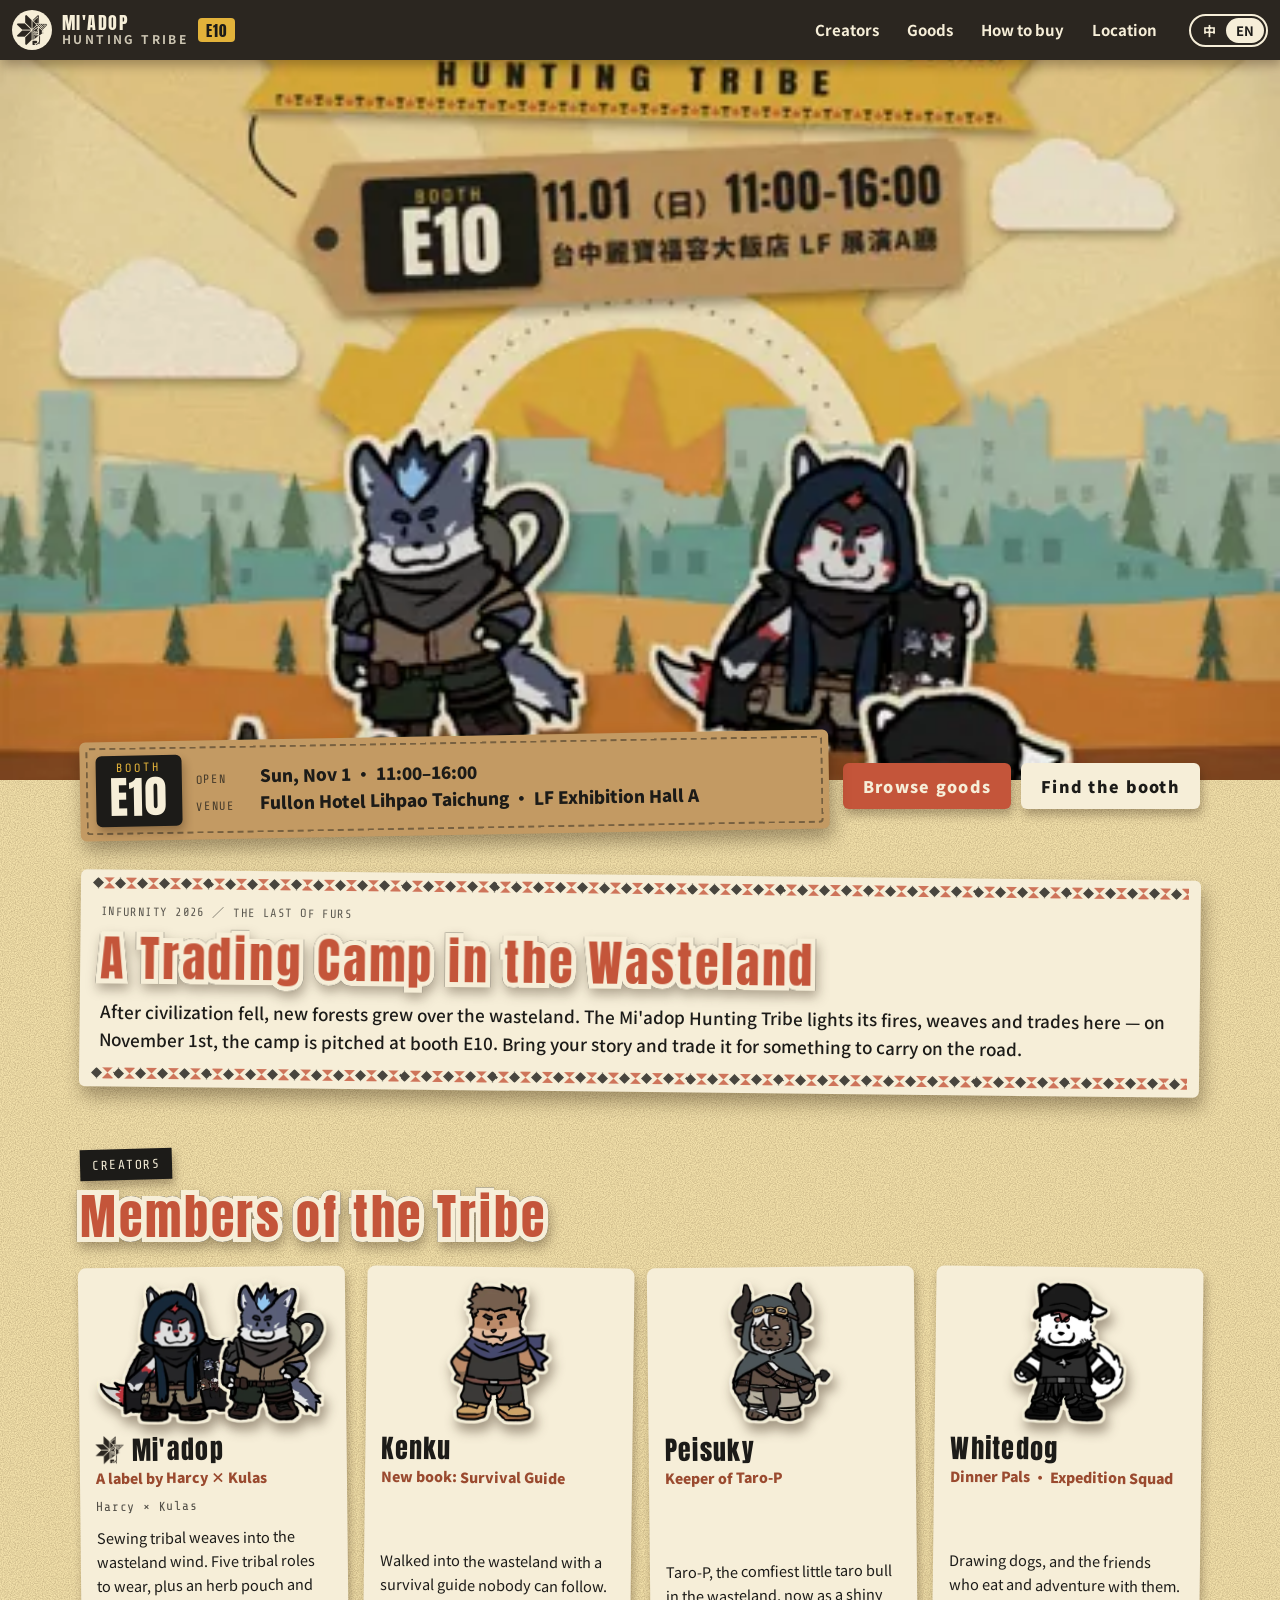
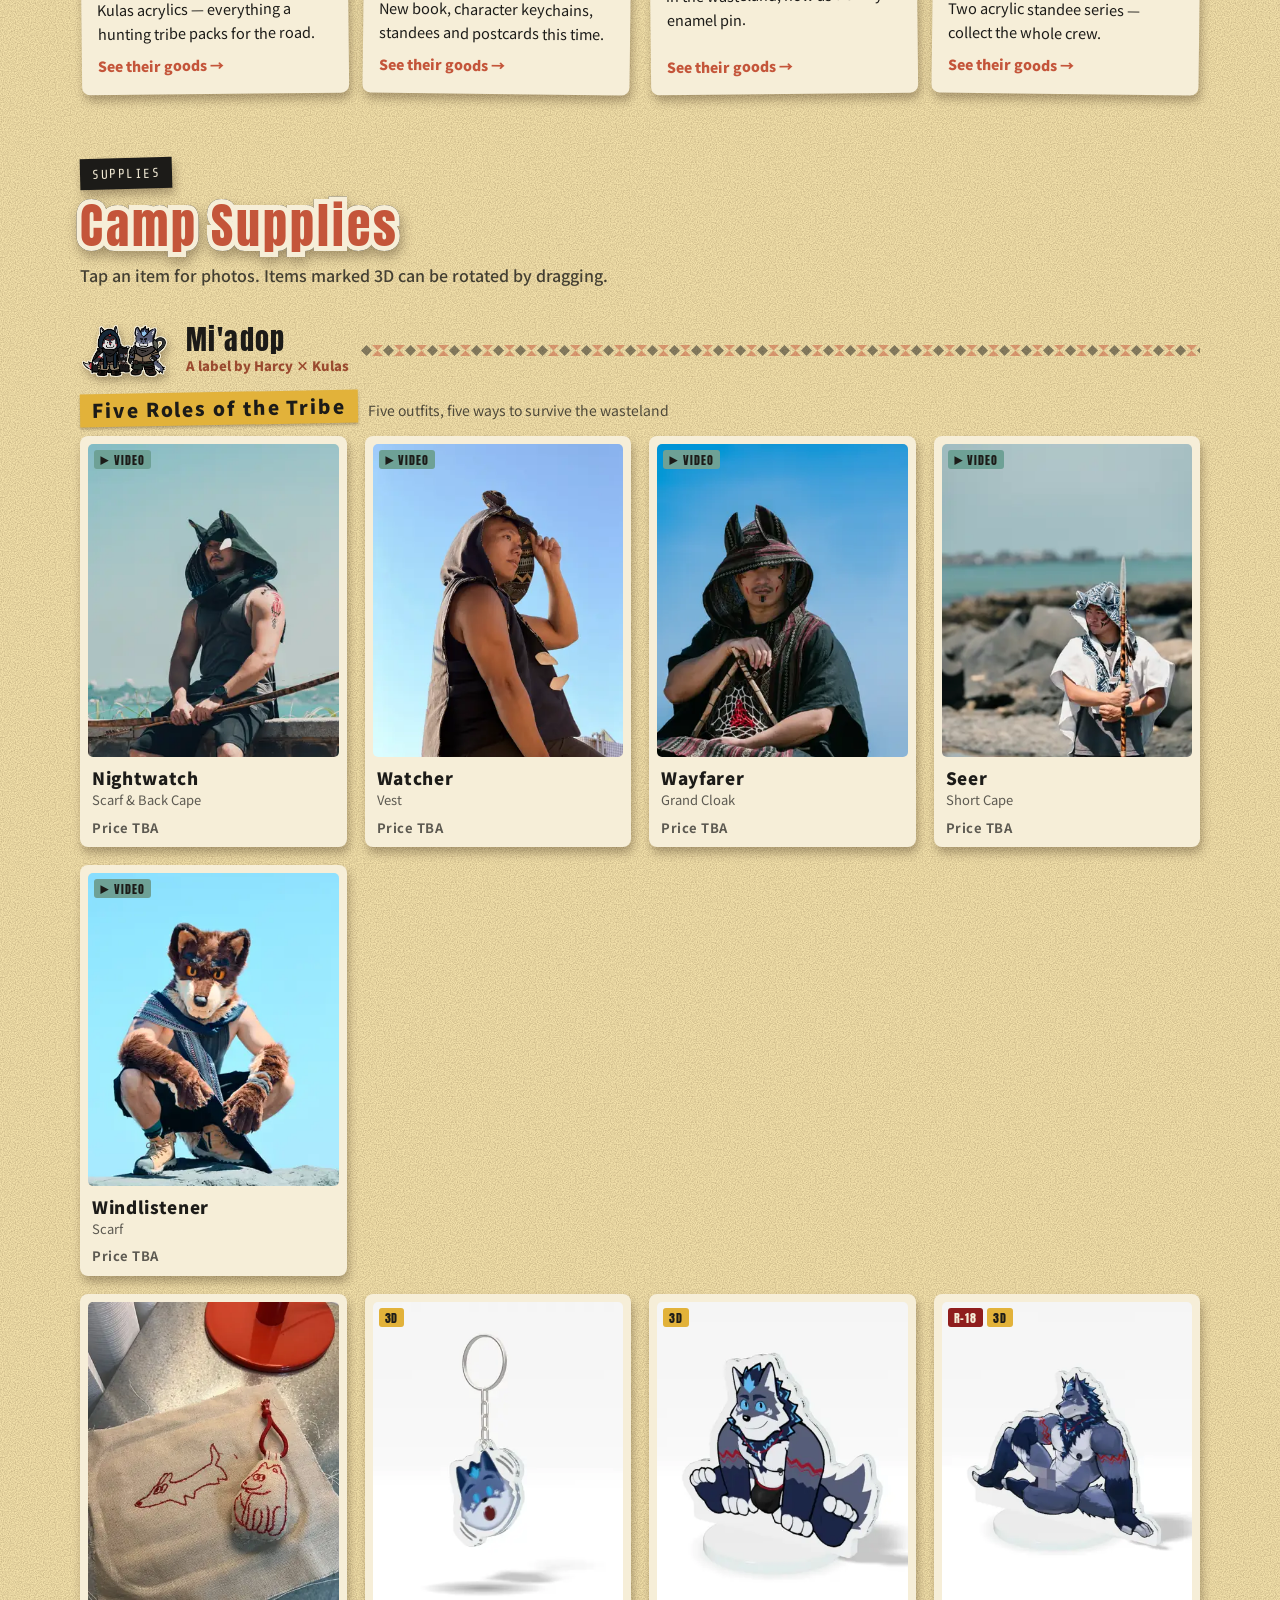
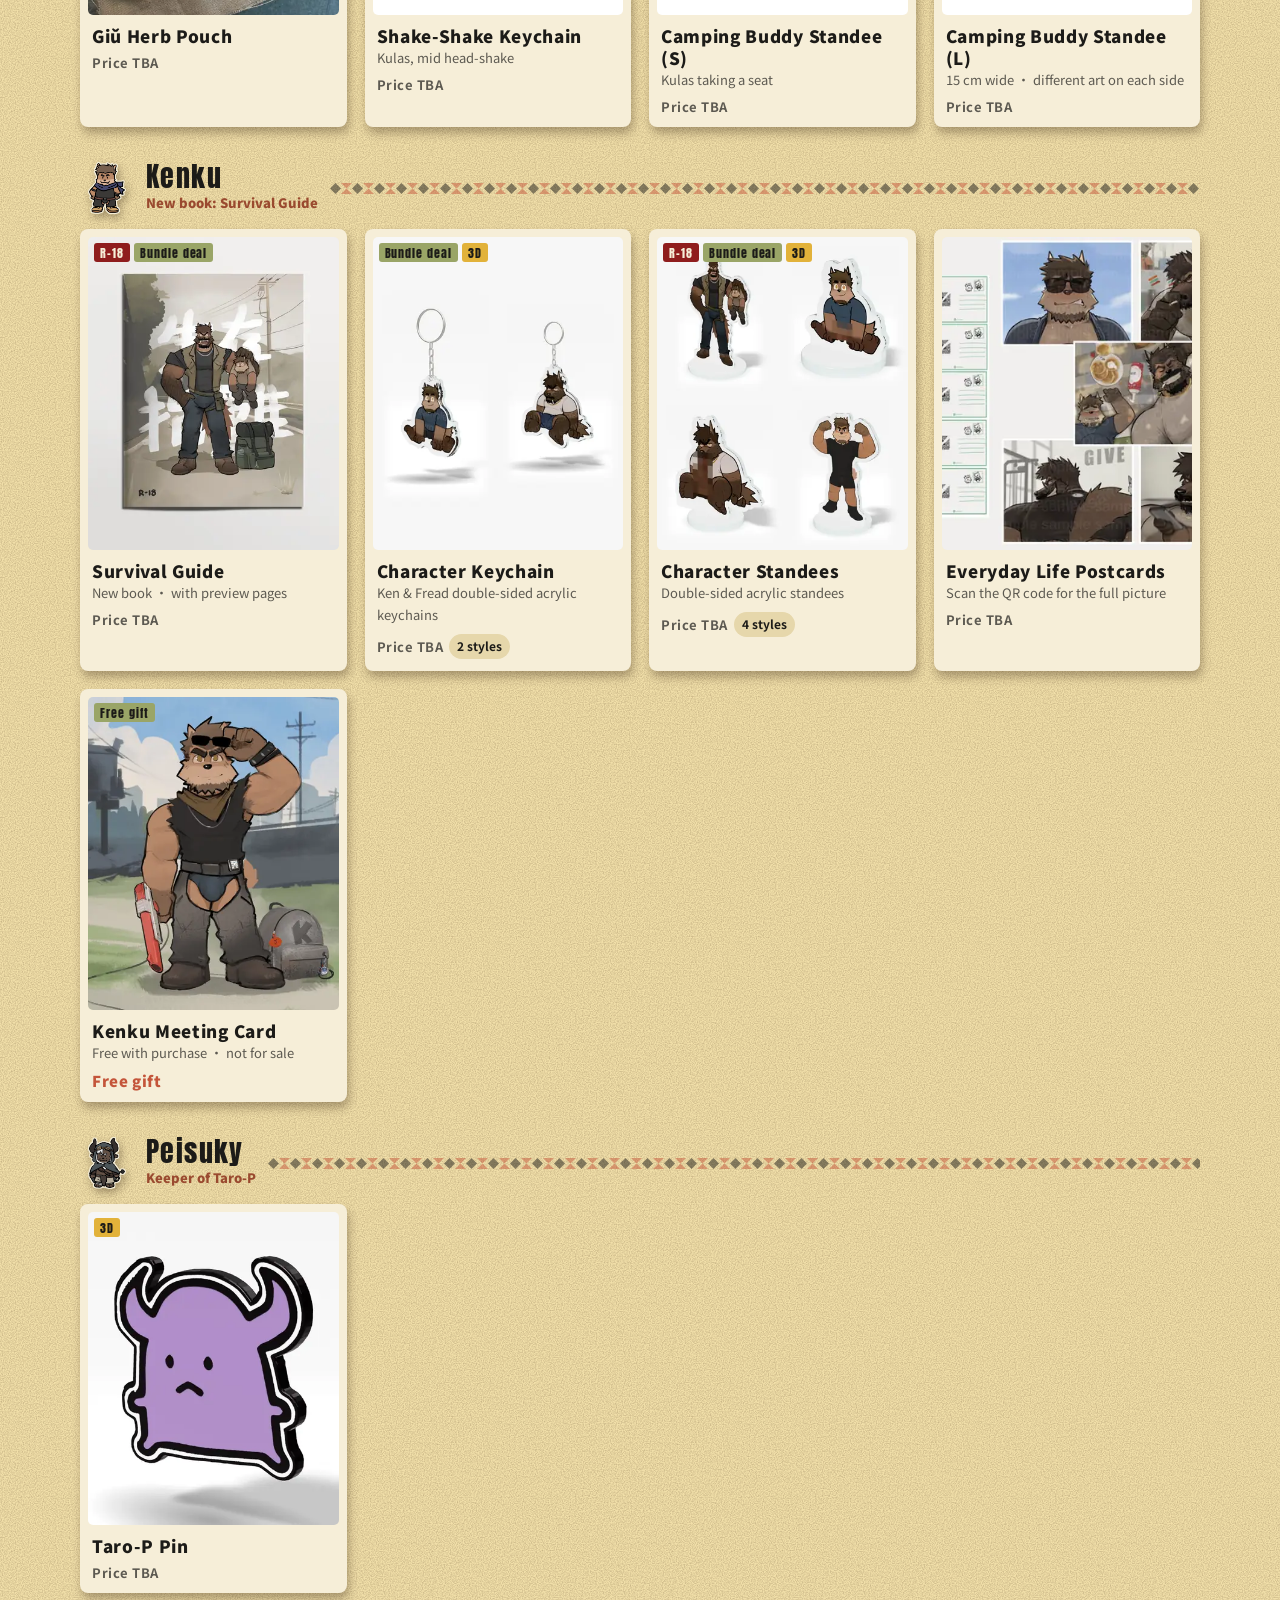
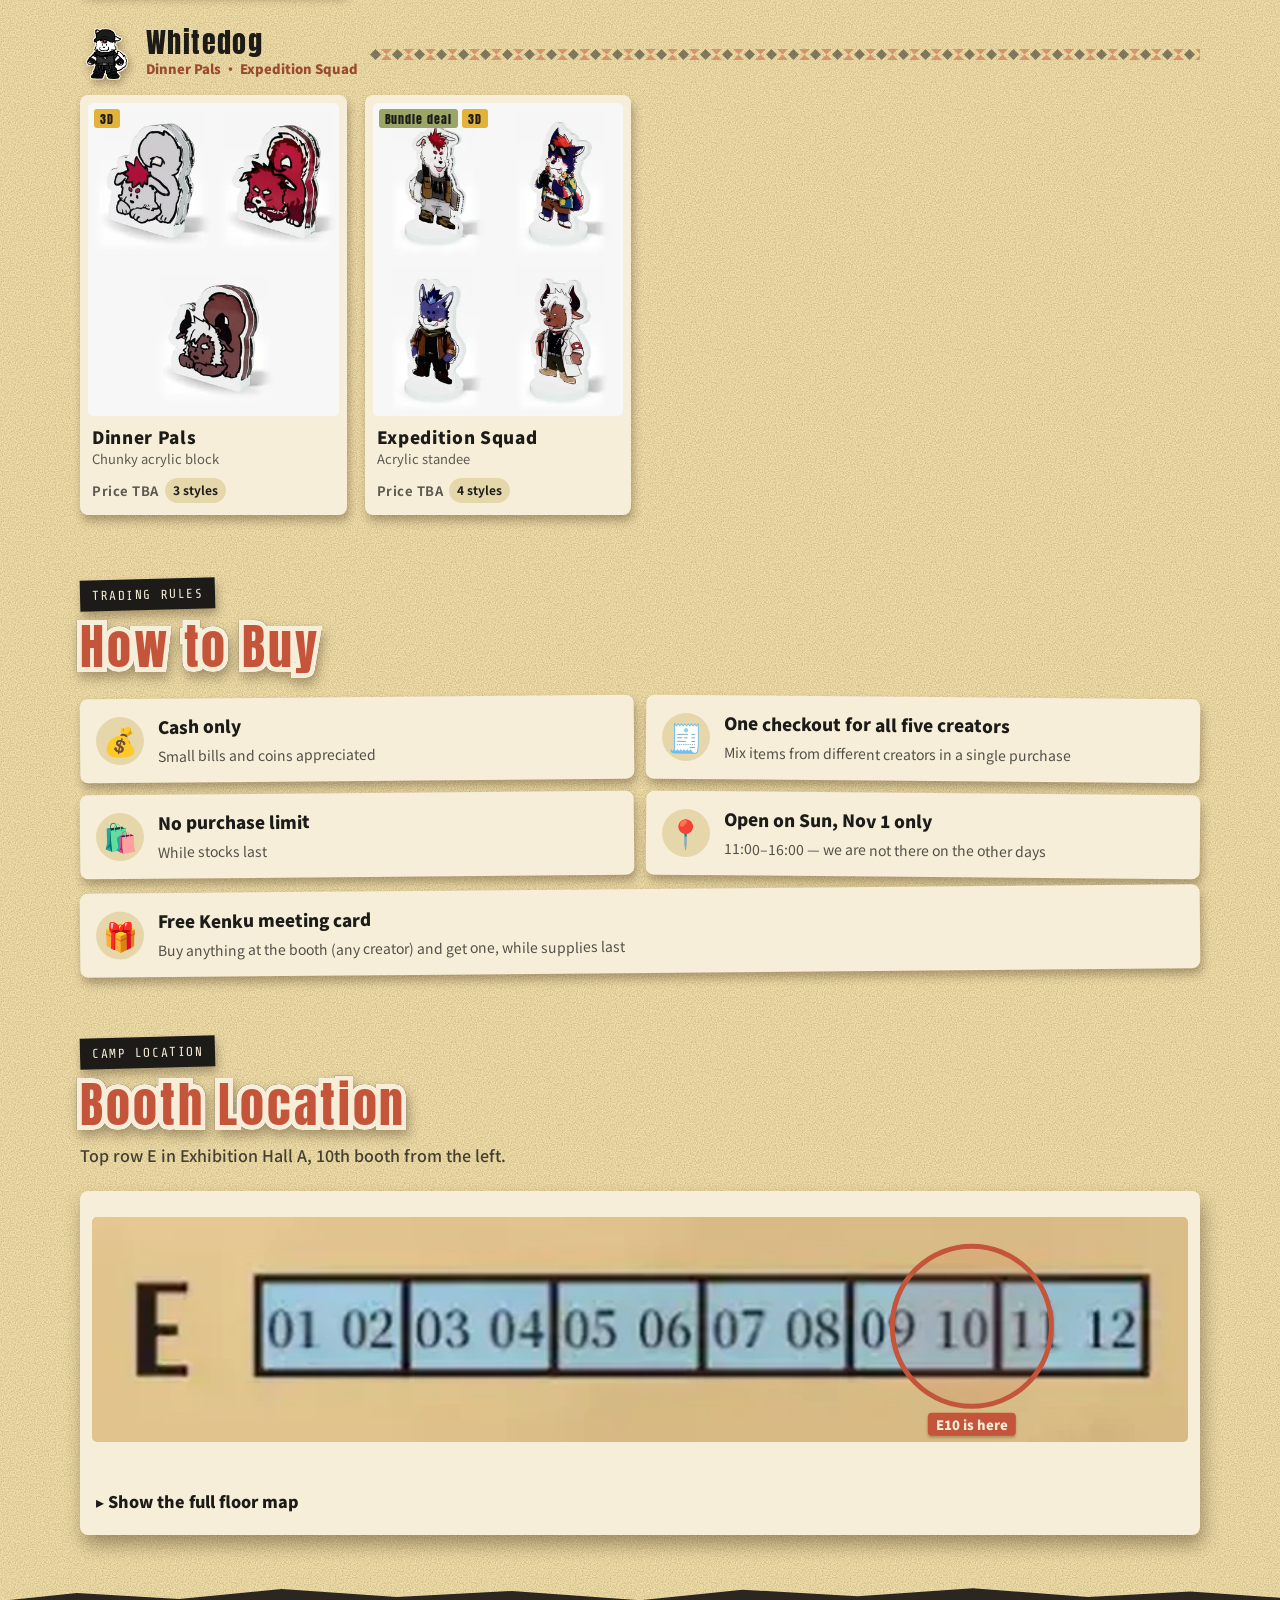
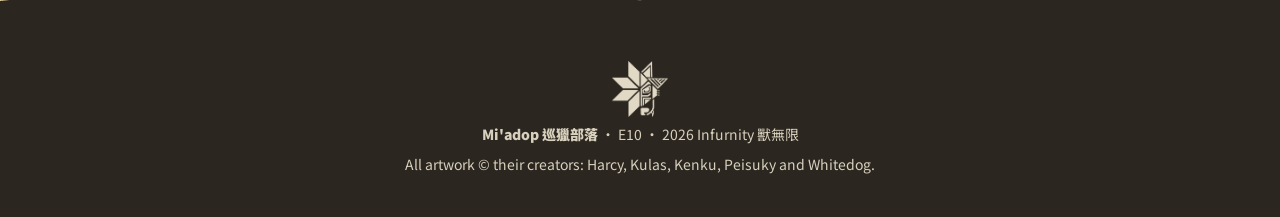
<file: index.html>
<!doctype html>
<html lang="zh-Hant">
<head>
<meta charset="utf-8">
<meta name="viewport" content="width=device-width, initial-scale=1, viewport-fit=cover">
<title>Mi'adop 巡獵部落【E10】｜2026 Infurnity 獸無限</title>
<meta name="description" content="Mi'adop 巡獵部落・攤位 E10・2026 獸無限 Infurnity 餘獸重生。11/01（日）11:00–16:00，台中麗寶福容大飯店 LF 展演A廳。Mi'adop、Kenku、Peisuky、香酥雞白狗的服裝、新刊、壓克力立牌與徽章，可 3D 預覽。">
<meta name="theme-color" content="#2b2620">
<link rel="icon" type="image/png" href="assets/brand/favicon.png">
<meta property="og:type" content="website">
<meta property="og:title" content="Mi'adop 巡獵部落【E10】｜2026 Infurnity 獸無限">
<meta property="og:description" content="11/01（日）11:00–16:00・台中麗寶福容大飯店 LF 展演A廳。服裝、新刊、壓克力立牌、徽章，3D 預覽商品。">
<meta property="og:image" content="https://peisuky.github.io/miadop-e10/assets/brand/og.jpg">
<meta property="og:url" content="https://peisuky.github.io/miadop-e10/">
<meta name="twitter:card" content="summary_large_image">
<link rel="preconnect" href="https://fonts.googleapis.com">
<link rel="preconnect" href="https://fonts.gstatic.com" crossorigin>
<link href="https://fonts.googleapis.com/css2?family=Anton&family=Noto+Sans+TC:wght@400;500;700;900&family=Share+Tech+Mono&display=swap" rel="stylesheet">
<link rel="stylesheet" href="css/site.css?v=20261020b">
<script type="importmap">
{ "imports": {
  "three": "https://cdn.jsdelivr.net/npm/three@0.170.0/build/three.module.js",
  "three/addons/": "https://cdn.jsdelivr.net/npm/three@0.170.0/examples/jsm/"
} }
</script>
</head>
<body>
<a class="skip" href="#goods" data-i18n="nav.skip">跳到商品</a>

<header class="topbar">
  <a class="brandmark" href="#top" aria-label="Mi'adop 巡獵部落">
    <img src="assets/brand/logo-ink.png" alt="" width="40" height="40">
    <span><b>MI'ADOP</b><small data-i18n="brand.tribe">巡獵部落</small></span>
    <em class="booth-chip">E10</em>
  </a>
  <nav class="nav" aria-label="主選單">
    <a href="#creators" data-i18n="nav.creators">創作者</a>
    <a href="#goods" data-i18n="nav.goods">商品</a>
    <a href="#howto" data-i18n="nav.howto">購買須知</a>
    <a href="#location" data-i18n="nav.location">攤位位置</a>
  </nav>
  <button class="lang" id="lang" type="button" aria-label="切換語言 / Switch language"><span data-lang="zh">中</span><span data-lang="en">EN</span></button>
</header>

<div class="notice" id="notice" hidden></div>

<main id="top">
  <section class="hero">
    <h1 class="vh" data-i18n="hero.h1">Mi'adop 巡獵部落・攤位 E10・2026 Infurnity 獸無限</h1>
    <picture>
      <source media="(max-width: 760px)" srcset="assets/brand/hero-portrait-sm.webp 540w, assets/brand/hero-portrait.webp 1080w" sizes="100vw">
      <img class="hero-img" src="assets/brand/hero-wide.webp" srcset="assets/brand/hero-wide-sm.webp 960w, assets/brand/hero-wide.webp 1920w" sizes="100vw"
           alt="紙雕風主視覺：Mi'adop 巡獵部落，攤位 E10，11/01（日）11:00–16:00，台中麗寶福容大飯店 LF 展演A廳" width="1920" height="1080" fetchpriority="high">
    </picture>
    <div class="hero-info wrap">
      <div class="ticket">
        <div class="ticket-booth"><small>BOOTH</small><b>E10</b></div>
        <dl>
          <div><dt data-i18n="info.when">開放時間</dt><dd data-i18n="info.whenVal">11/01（日）11:00–16:00</dd></div>
          <div><dt data-i18n="info.where">地點</dt><dd data-i18n="info.whereVal">台中麗寶福容大飯店 LF&nbsp;展演A廳</dd></div>
        </dl>
        <p class="ticket-state" id="eventState" hidden></p>
      </div>
      <div class="hero-cta">
        <a class="btn btn-brick" href="#goods" data-i18n="cta.goods">看商品</a>
        <a class="btn" href="#location" data-i18n="cta.map">攤位位置</a>
      </div>
    </div>
  </section>

  <section class="intro wrap" aria-labelledby="introTitle">
    <div class="tag-paper">
      <p class="eyebrow mo">INFURNITY 2026 ／ THE LAST OF FURS</p>
      <h2 id="introTitle" class="cut-title" data-i18n="intro.title">荒土上的交易營地</h2>
      <p data-i18n="intro.body">文明崩落之後，荒土上長出了新的森林。Mi'adop 巡獵部落在這裡生火、編織、交換物資——11 月 1 日，部落的營地就設在 E10。帶上你的故事，來換一件行囊吧。</p>
    </div>
  </section>

  <section id="creators" class="section wrap" aria-labelledby="creatorsTitle">
    <header class="sec-head">
      <span class="strip mo">CREATORS</span>
      <h2 id="creatorsTitle" class="cut-title" data-i18n="creators.title">部落的成員</h2>
    </header>
    <div class="creators" id="creatorList"></div>
  </section>

  <section id="goods" class="section wrap" aria-labelledby="goodsTitle">
    <header class="sec-head">
      <span class="strip mo">SUPPLIES</span>
      <h2 id="goodsTitle" class="cut-title" data-i18n="goods.title">營地物資</h2>
      <p class="sec-sub" data-i18n="goods.sub">點商品可以看大圖；標示 3D 的商品可以拖曳旋轉。</p>
    </header>
    <div id="goodsList"></div>
  </section>

  <section id="howto" class="section wrap" aria-labelledby="howtoTitle">
    <header class="sec-head">
      <span class="strip mo">TRADING RULES</span>
      <h2 id="howtoTitle" class="cut-title" data-i18n="howto.title">購買須知</h2>
    </header>
    <ul class="rules">
      <li><b>💰</b><span><strong data-i18n="howto.cash">只收現金</strong><small data-i18n="howto.cashSub">請準備零錢，感謝配合</small></span></li>
      <li><b>🧾</b><span><strong data-i18n="howto.one">五位創作者一起結帳</strong><small data-i18n="howto.oneSub">不同創作者的商品可以一次買單</small></span></li>
      <li><b>🛍️</b><span><strong data-i18n="howto.limit">不限購</strong><small data-i18n="howto.limitSub">數量有限，售完為止</small></span></li>
      <li><b>📍</b><span><strong data-i18n="howto.date">僅 11/01（日）出攤</strong><small data-i18n="howto.dateSub">11:00–16:00，其他天數不在場喔</small></span></li>
      <li class="wide"><b>🎁</b><span><strong data-i18n="howto.gift">消費送 Kenku 認親卡</strong><small data-i18n="howto.giftSub">購買攤位上任一商品（不限創作者）就送一張，送完為止</small></span></li>
    </ul>
  </section>

  <section id="location" class="section wrap" aria-labelledby="locTitle">
    <header class="sec-head">
      <span class="strip mo">CAMP LOCATION</span>
      <h2 id="locTitle" class="cut-title" data-i18n="loc.title">攤位位置</h2>
      <p class="sec-sub" data-i18n="loc.sub">展演A廳最上方的 E 排，左邊數來第 10 號。</p>
    </header>
    <div class="map-card">
      <div class="map-erow">
        <img src="assets/brand/map-e-row.webp" alt="展演A廳 E 排（E01–E12）放大圖" width="740" height="152" loading="lazy">
        <span class="pin" style="left:80.3%;top:48.7%"><i></i><b data-i18n="loc.here">E10 在這裡</b></span>
      </div>
      <details class="map-full">
        <summary data-i18n="loc.full">看完整會場地圖</summary>
        <div class="map-full-img">
          <img src="assets/brand/map.webp" alt="展演A廳完整攤位平面圖" width="1600" height="987" loading="lazy">
          <span class="spot" style="left:30.5%;top:29.3%" aria-hidden="true"></span>
        </div>
      </details>
    </div>
  </section>
</main>

<footer class="ground">
  <div class="wrap foot">
    <img src="assets/brand/logo-paper.png" alt="" width="56" height="56">
    <p class="foot-title"><b>Mi'adop 巡獵部落</b> ・ E10 ・ 2026 Infurnity 獸無限</p>
    <p data-i18n="foot.copy">所有作品著作權屬於各創作者：阿爾西、Kulas、Kenku、Peisuky、香酥雞白狗。</p>
    <p class="foot-small" id="gaNote" hidden data-i18n="foot.ga">本站使用 Google Analytics 統計瀏覽量。</p>
  </div>
</footer>

<dialog class="modal" id="modal" aria-labelledby="mName">
  <div class="modal-inner">
    <button class="modal-close" type="button" id="mClose" aria-label="關閉">✕</button>
    <div class="modal-media">
      <div class="stage" id="mStage"></div>
      <div class="thumbs" id="mThumbs" role="tablist"></div>
    </div>
    <div class="modal-info">
      <p class="m-brand" id="mBrand"></p>
      <h3 id="mName"></h3>
      <p class="m-sub" id="mSub"></p>
      <div class="variants" id="mVariants"></div>
      <div class="m-price"><span id="mPrice"></span><em class="status" id="mStatus"></em></div>
      <p class="m-age" id="mAge" hidden></p>
      <p class="m-deal" id="mDeal" hidden></p>
      <p class="m-lore" id="mLore"></p>
      <ul class="m-specs" id="mSpecs"></ul>
      <p class="m-note" id="mNote" hidden></p>
    </div>
  </div>
</dialog>

<script type="module" src="js/site.js?v=20261022a"></script>
</body>
</html>
</file>
<file: css/site.css>
/* Mi'adop 巡獵部落 E10 — 紙雕荒土風
   配色取自主視覺（_source/hero/hero.html 的 P）；陰影模擬一層層剪紙疊起來的高度差。 */
:root {
  --sky: #f1dfa9; --ray: #ecd08c; --paper: #f6eed8; --cream: #e6d7ab; --kraft: #c39a63;
  --sun: #e2b23a; --brick: #c4553a; --ruin: #9a4a2f; --dune: #c9772f; --dune3: #8a4b24;
  --dark: #2b2620; --ink: #1c1b18; --mid: #6ea196; --pine: #5d7a5c; --olive: #9aa567;
  --sh1: 0 2px 3px rgba(42, 26, 8, .28);
  --sh2: 2px 6px 10px rgba(42, 26, 8, .32);
  --sh3: 3px 10px 18px rgba(42, 26, 8, .38);
  --zh: 'Noto Sans TC', system-ui, sans-serif;
  --an: 'Anton', 'Noto Sans TC', sans-serif;
  --mo: 'Share Tech Mono', 'Noto Sans TC', monospace;
  --wrap: 1120px;
  --top: 60px;
  /* 編織紋（菱形＋三角，取自 Logo 星芒） */
  --weave: url("data:image/svg+xml,%3Csvg xmlns='http://www.w3.org/2000/svg' width='22' height='11'%3E%3Cpath d='M0 5.5L5.5 0L11 5.5L5.5 11Z' fill='%231c1b18'/%3E%3Cpath d='M11 0h11L16.5 5.5Z' fill='%23c4553a'/%3E%3Cpath d='M11 11h11L16.5 5.5Z' fill='%23c4553a'/%3E%3C/svg%3E");
  /* 紙纖維雜訊 */
  --fibre: url("data:image/svg+xml,%3Csvg xmlns='http://www.w3.org/2000/svg' width='240' height='240'%3E%3Cfilter id='n'%3E%3CfeTurbulence type='fractalNoise' baseFrequency='.85' numOctaves='2' stitchTiles='stitch'/%3E%3CfeColorMatrix values='0 0 0 0 .16 0 0 0 0 .1 0 0 0 0 .04 0 0 0 .55 -.18'/%3E%3C/filter%3E%3Crect width='240' height='240' filter='url(%23n)'/%3E%3C/svg%3E");
}
* { box-sizing: border-box; }
html { scroll-behavior: smooth; scroll-padding-top: calc(var(--top) + 12px); -webkit-text-size-adjust: 100%; }
body {
  margin: 0; color: var(--ink); font: 400 16px/1.7 var(--zh);
  background: var(--sky); background-image: var(--fibre);
  overflow-x: hidden;
}
img { max-width: 100%; height: auto; display: block; }   /* height:auto：不讓 <img height> 屬性把圖拉長變形 */
a { color: inherit; }
.vh { position: absolute; width: 1px; height: 1px; overflow: hidden; clip: rect(0 0 0 0); white-space: nowrap; }
.mo { font-family: var(--mo); letter-spacing: .12em; }
.wrap { width: min(var(--wrap), 100% - 32px); margin-inline: auto; }
.skip { position: absolute; left: -999px; top: 8px; z-index: 100; background: var(--ink); color: var(--paper); padding: 8px 14px; }
.skip:focus { left: 8px; }
:focus-visible { outline: 3px solid var(--brick); outline-offset: 2px; }

/* ---------- 上方列 ---------- */
.topbar {
  position: sticky; top: 0; z-index: 30; height: var(--top);
  display: flex; align-items: center; gap: 12px; padding: 0 max(12px, env(safe-area-inset-left));
  background: var(--dark); color: var(--paper); box-shadow: var(--sh2);
}
.brandmark { display: flex; align-items: center; gap: 10px; text-decoration: none; min-width: 0; }
.brandmark img { width: 40px; height: 40px; border-radius: 50%; background: var(--paper); padding: 4px; }
.brandmark span { display: flex; flex-direction: column; line-height: 1.1; }
.brandmark b { font: 400 18px/1 var(--an); letter-spacing: .08em; }
.brandmark small { font-size: 12px; font-weight: 700; letter-spacing: .2em; opacity: .8; }
.booth-chip { font: normal 400 15px/1 var(--an); background: var(--sun); color: var(--ink); padding: 5px 8px 4px; border-radius: 4px; letter-spacing: .06em; }
.nav { display: none; margin-left: auto; gap: 4px; }
.nav a { text-decoration: none; font-weight: 700; font-size: 15px; padding: 6px 12px; border-radius: 999px; }
.nav a:hover { background: rgba(246, 238, 216, .12); }
.lang {
  margin-left: auto; display: flex; border: 2px solid var(--paper); border-radius: 999px; background: none; padding: 2px; cursor: pointer;
  font: 700 13px/1 var(--zh); color: var(--paper);
}
.lang span { padding: 6px 10px; border-radius: 999px; }
html[lang^="zh"] .lang [data-lang="zh"], html[lang="en"] .lang [data-lang="en"] { background: var(--paper); color: var(--ink); }
@media (min-width: 900px) { .nav { display: flex; } .lang { margin-left: 8px; } }

.notice {
  position: sticky; top: var(--top); z-index: 29; padding: 10px 16px; text-align: center; font-weight: 700;
  background: var(--brick); color: var(--paper); box-shadow: var(--sh1);
}

/* ---------- 主視覺 ---------- */
.hero { position: relative; }
.hero-img { width: 100%; height: auto; aspect-ratio: 16 / 9; object-fit: cover; }
@media (max-width: 760px) { .hero-img { aspect-ratio: 4 / 5; } }
.hero-info { position: relative; display: grid; gap: 14px; margin-top: -28px; z-index: 2; }
.ticket {
  position: relative; display: grid; grid-template-columns: auto 1fr; gap: 14px; align-items: center;
  background: var(--kraft); padding: 14px 16px; border-radius: 6px; box-shadow: var(--sh3); rotate: -1deg;
}
.ticket::after { content: ''; position: absolute; inset: 6px; border: 2px dashed rgba(28, 27, 24, .45); border-radius: 4px; pointer-events: none; }
.ticket-booth { background: var(--ink); color: var(--paper); border-radius: 6px; padding: 6px 14px 4px; text-align: center; box-shadow: var(--sh2); }
.ticket-booth small { display: block; font: 12px/1 var(--mo); letter-spacing: .25em; color: var(--sun); }
.ticket-booth b { font: 400 44px/1.05 var(--an); letter-spacing: .02em; }
.ticket dl { margin: 0; display: grid; gap: 4px; }
.ticket dl div { display: flex; gap: 10px; align-items: baseline; flex-wrap: wrap; }
.ticket dt { font: 12px/1 var(--mo); letter-spacing: .15em; opacity: .75; min-width: 4.5em; }
.ticket dd { margin: 0; font-weight: 900; font-size: 17px; line-height: 1.35; word-break: keep-all; }   /* 中文只在空白處換行，地點不會斷在詞中間 */
.ticket-state { grid-column: 1 / -1; margin: 4px 0 0; padding: 6px 10px; background: var(--paper); border-radius: 4px; font-weight: 900; text-align: center; }
.hero-cta { display: flex; gap: 10px; flex-wrap: wrap; }
.btn {
  display: inline-flex; align-items: center; justify-content: center; min-height: 46px; padding: 10px 20px;
  font: 900 16px/1 var(--zh); letter-spacing: .08em; text-decoration: none; color: var(--ink);
  background: var(--paper); border-radius: 6px; box-shadow: var(--sh2); transition: transform .15s, box-shadow .15s;
}
.btn:hover { transform: translateY(-2px); box-shadow: var(--sh3); }
.btn-brick { background: var(--brick); color: var(--paper); }
.hero-cta .btn { flex: 1 1 140px; }
@media (min-width: 761px) {
  .hero-info { grid-template-columns: 1fr auto; align-items: center; margin-top: -44px; }
  .hero-cta .btn { flex: 0 0 auto; }
}

/* ---------- 共用：剪紙標題 ---------- */
.section { padding: 56px 0 8px; }
.sec-head { margin-bottom: 22px; }
.strip {
  display: inline-block; background: var(--ink); color: var(--paper); padding: 5px 12px 4px; font-size: 13px;
  rotate: -1.5deg; box-shadow: var(--sh2);
}
.cut-title {
  margin: 10px 0 0; font: 900 clamp(30px, 8vw, 48px)/1.15 var(--zh); letter-spacing: .08em; color: var(--brick);
  -webkit-text-stroke: 10px var(--paper); paint-order: stroke fill;
  filter: drop-shadow(0 0 0 var(--ink)) drop-shadow(2px 6px 6px rgba(42, 26, 8, .35));
}
html[lang="en"] .cut-title { font-family: var(--an); font-weight: 400; letter-spacing: .06em; }
.sec-sub { margin: 8px 0 0; font-weight: 500; opacity: .8; }
.weave { height: 11px; background: var(--weave); opacity: .85; }

/* ---------- 前言 ---------- */
.intro { margin-top: 40px; }
.tag-paper { position: relative; background: var(--paper); padding: 22px 20px 20px; border-radius: 6px; box-shadow: var(--sh3); rotate: .6deg; }
.tag-paper::before, .tag-paper::after { content: ''; position: absolute; left: 12px; right: 12px; height: 11px; background: var(--weave); opacity: .8; }
.tag-paper::before { top: 8px; } .tag-paper::after { bottom: 8px; }
.tag-paper .eyebrow { margin: 10px 0 0; font-size: 12px; opacity: .7; }
.tag-paper p:last-child { margin: 10px 0 12px; font-size: 17px; font-weight: 500; }

/* ---------- 創作者 ---------- */
.creators { display: grid; gap: 18px; grid-template-columns: 1fr; }
@media (min-width: 640px) { .creators { grid-template-columns: 1fr 1fr; } }
@media (min-width: 1000px) { .creators { grid-template-columns: repeat(4, 1fr); } }
.creator {
  position: relative; display: flex; flex-direction: column; background: var(--paper); border-radius: 8px; padding: 14px 16px 16px;
  box-shadow: var(--sh2); text-decoration: none; transition: transform .15s, box-shadow .15s;
}
.creator:nth-child(odd) { rotate: -.6deg; } .creator:nth-child(even) { rotate: .7deg; }
.creator:hover { transform: translateY(-3px); box-shadow: var(--sh3); }
.creator .avatars { display: flex; justify-content: center; gap: 0; height: 150px; margin: -4px 0 8px; }
.creator .avatars img { height: 150px; width: auto; filter: drop-shadow(3px 8px 6px rgba(42, 26, 8, .4)); }
.creator .avatars img + img { margin-left: -26px; }
.creator h3 { margin: 0; font: 400 26px/1.1 var(--an); letter-spacing: .05em; display: flex; align-items: center; gap: 8px; }
.creator h3 img { width: 28px; height: 28px; }
.creator .tl { margin: 2px 0 8px; font-weight: 900; color: var(--ruin); font-size: 14px; }
.creator p { margin: 0 0 10px; font-size: 14.5px; line-height: 1.65; flex: 1; }
.creator .who { font: 13px/1.4 var(--mo); letter-spacing: .06em; opacity: .75; margin-bottom: 10px; }
.creator .links { display: flex; flex-wrap: wrap; gap: 6px; margin-bottom: 10px; }
.creator .links a { font-size: 13px; font-weight: 700; padding: 3px 10px; border-radius: 999px; background: var(--cream); text-decoration: none; }
.creator .go { align-self: flex-start; font-weight: 900; font-size: 14px; color: var(--brick); }

/* ---------- 商品 ---------- */
.brand-block { margin-top: 34px; }
.brand-head { display: flex; align-items: center; gap: 12px; margin-bottom: 14px; }
.brand-head .bh-avatars { display: flex; }
.brand-head .bh-avatars img { width: 54px; height: 54px; object-fit: contain; filter: drop-shadow(2px 4px 4px rgba(42, 26, 8, .35)); }
.brand-head .bh-avatars img + img { margin-left: -14px; }
.brand-head h3 { margin: 0; font: 400 28px/1 var(--an); letter-spacing: .05em; }
.creator h3.cjk, .brand-head h3.cjk { font-family: var(--zh); font-weight: 900; letter-spacing: .04em; }
.brand-head p { margin: 2px 0 0; font-size: 13px; font-weight: 900; color: var(--ruin); }
.brand-head::after { content: ''; flex: 1; height: 11px; background: var(--weave); opacity: .5; align-self: center; min-width: 30px; }
.roles-head { display: flex; align-items: baseline; gap: 10px; flex-wrap: wrap; margin: 4px 0 12px; }
.roles-head h4 { margin: 0; font: 900 19px/1.3 var(--zh); letter-spacing: .1em; background: var(--sun); padding: 4px 12px; box-shadow: var(--sh1); rotate: -1deg; }
.roles-head span { font-size: 14px; opacity: .75; }
.grid { display: grid; gap: 14px; grid-template-columns: repeat(2, 1fr); }
@media (min-width: 720px) { .grid { grid-template-columns: repeat(3, 1fr); } }
@media (min-width: 1000px) { .grid { grid-template-columns: repeat(4, 1fr); gap: 18px; } }
.card {
  position: relative; display: flex; flex-direction: column; text-align: left; border: 0; padding: 8px 8px 12px; cursor: pointer;
  background: var(--paper); border-radius: 8px; box-shadow: var(--sh2); color: inherit; font: inherit;
  transition: transform .15s, box-shadow .15s;
}
.card:hover { transform: translateY(-3px) rotate(-.4deg); box-shadow: var(--sh3); }
.card .ph { position: relative; aspect-ratio: 4 / 5; border-radius: 5px; overflow: hidden; background: var(--cream); }
.card .ph img { width: 100%; height: 100%; object-fit: cover; }
.card .ph.soon { display: grid; place-items: center; background: repeating-linear-gradient(-45deg, var(--cream) 0 14px, #ddcc9b 14px 28px); }
.card .ph.soon > span { font: 900 15px/1.3 var(--zh); letter-spacing: .15em; background: var(--paper); padding: 6px 12px; border-radius: 4px; box-shadow: var(--sh1); text-align: center; }
.card .badges { position: absolute; left: 6px; top: 6px; display: flex; gap: 4px; flex-wrap: wrap; }
.badge { font: 400 12px/1 var(--an); letter-spacing: .08em; padding: 4px 6px 3px; border-radius: 3px; background: var(--ink); color: var(--paper); }
.badge.new { background: var(--brick); }
.badge.d3 { background: var(--sun); color: var(--ink); }
.badge.vid { background: var(--mid); color: var(--ink); }
.badge.r18 { background: #8f1d1d; }
.badge.deal { background: var(--olive); color: var(--ink); font-family: var(--zh); font-weight: 900; }
html[lang="en"] .badge.deal { font-family: var(--an); font-weight: 400; }
.card h4 { margin: 10px 4px 0; font: 900 17px/1.3 var(--zh); letter-spacing: .04em; }
.card .sub { margin: 0 4px; font-size: 13px; opacity: .7; }
.card .meta { display: flex; justify-content: space-between; align-items: center; gap: 6px; margin: 8px 4px 0; flex-wrap: wrap; }
.price { font: 400 18px/1 var(--an); letter-spacing: .04em; }
.price.tba { font: 700 13px/1.2 var(--zh); opacity: .7; }
.price.gift { font: 900 15px/1.2 var(--zh); color: var(--brick); }
.count { font-size: 12px; font-weight: 700; background: var(--cream); padding: 2px 8px; border-radius: 999px; }
.stamp {
  position: absolute; inset: 0; display: grid; place-items: center; background: rgba(246, 238, 216, .55);
}
.stamp b { font: 900 24px/1 var(--zh); letter-spacing: .2em; color: var(--brick); border: 4px solid var(--brick); padding: 8px 12px 6px 16px; rotate: -12deg; background: rgba(246, 238, 216, .8); }
html[lang="en"] .stamp b { font-family: var(--an); font-weight: 400; letter-spacing: .1em; }
.status { font: normal 900 12px/1 var(--zh); padding: 4px 8px; border-radius: 999px; background: var(--olive); color: var(--ink); white-space: nowrap; }
.status.sold { background: var(--brick); color: var(--paper); }
.status.soon { background: var(--cream); }
.status.partial { background: var(--sun); }

/* ---------- 購買須知 ---------- */
.rules { list-style: none; margin: 0; padding: 0; display: grid; gap: 12px; grid-template-columns: 1fr; }
@media (min-width: 720px) { .rules { grid-template-columns: 1fr 1fr; } .rules li.wide { grid-column: 1 / -1; } }
.rules li { display: flex; gap: 14px; align-items: center; background: var(--paper); padding: 14px 16px; border-radius: 8px; box-shadow: var(--sh2); }
.rules li:nth-child(2n) { rotate: .5deg; } .rules li:nth-child(2n+1) { rotate: -.5deg; }
.rules b { font-size: 28px; width: 48px; height: 48px; display: grid; place-items: center; background: var(--cream); border-radius: 50%; flex: none; }
.rules strong { display: block; font-size: 17px; font-weight: 900; }
.rules small { font-size: 14px; opacity: .75; }

/* ---------- 地圖 ---------- */
.map-card { background: var(--paper); border-radius: 8px; padding: 12px; box-shadow: var(--sh3); }
.map-erow, .map-full-img { position: relative; border-radius: 5px; overflow: hidden; }
.map-erow { overflow: visible; margin: 14px 0 38px; }   /* 紅圈和「E10 在這裡」標籤可以超出圖片邊緣 */
.map-erow img { border-radius: 5px; }
.map-erow img { width: 100%; }
.pin { position: absolute; translate: -50% -50%; pointer-events: none; }
.pin i { display: block; width: 34px; height: 34px; border-radius: 50%; border: 4px solid var(--brick); background: rgba(196, 85, 58, .2); animation: pulse 1.6s ease-out infinite; }
.pin b { position: absolute; left: 50%; bottom: calc(100% + 6px); translate: -50% 0; white-space: nowrap; font: 900 13px/1 var(--zh); background: var(--brick); color: var(--paper); padding: 5px 8px; border-radius: 4px; box-shadow: var(--sh1); }
/* E 排放大圖：紅圈用圖片寬度的百分比，不論螢幕多寬都把整個「10」圈住（蓋到旁邊沒關係） */
.map-erow .pin { top: 49%; width: 15%; }
.map-erow .pin i { width: 100%; height: auto; aspect-ratio: 1; border-width: 5px; background: rgba(196, 85, 58, .12); }
.map-erow .pin b { bottom: auto; top: calc(100% + 4px); }
@keyframes pulse { 0% { scale: .7; opacity: 1; } 100% { scale: 1.5; opacity: 0; } }
.map-erow .pin i { animation-name: pulse2; }
@keyframes pulse2 { 0%, 100% { scale: 1; } 50% { scale: 1.12; } }   /* 最小也維持原大，才不會縮到露出數字邊緣 */
.map-full { margin-top: 10px; }
.map-full summary { cursor: pointer; font-weight: 900; padding: 8px 4px; list-style: none; }
.map-full summary::before { content: '▸ '; }
.map-full[open] summary::before { content: '▾ '; }
/* 完整地圖：其他攤位壓暗，只留 E10 一格亮著（用超大陰影當遮罩） */
.map-full-img .spot {
  position: absolute; width: 3.2%; height: 5%; translate: -50% -50%; border-radius: 5px; pointer-events: none;
  box-shadow: 0 0 0 3px var(--brick), 0 0 14px 4px rgba(196, 85, 58, .9), 0 0 0 4000px rgba(28, 27, 24, .64);
  animation: spot 1.8s ease-in-out infinite;
}
@keyframes spot { 50% { box-shadow: 0 0 0 4px var(--brick), 0 0 22px 8px rgba(196, 85, 58, .95), 0 0 0 4000px rgba(28, 27, 24, .64); } }


/* ---------- 頁尾 ---------- */
.ground { margin-top: 72px; background: var(--dark); color: var(--paper); position: relative; padding: 46px 0 calc(40px + env(safe-area-inset-bottom)); }
.ground::before {   /* 撕紙邊沙丘 */
  content: ''; position: absolute; left: 0; right: 0; top: -38px; height: 40px; background: var(--dark);
  clip-path: polygon(0 60%, 6% 40%, 14% 55%, 22% 30%, 31% 50%, 40% 35%, 50% 58%, 58% 32%, 67% 48%, 76% 28%, 85% 50%, 93% 36%, 100% 52%, 100% 100%, 0 100%);
}
.foot { display: grid; justify-items: center; text-align: center; gap: 6px; }
.foot img { width: 56px; height: 56px; opacity: .9; }
.foot p { margin: 0; font-size: 14px; opacity: .85; }
.foot-title b { font-weight: 900; }
.foot-small { font-size: 12.5px !important; opacity: .6 !important; }

/* ---------- 商品視窗 ---------- */
.modal { width: 100%; max-width: 100%; height: 100%; max-height: 100%; margin: 0; padding: 0; border: 0; background: var(--paper); color: var(--ink); }
.modal::backdrop { background: rgba(28, 27, 24, .72); }
.modal-inner { position: relative; display: flex; flex-direction: column; min-height: 100%; }
.modal-close {
  position: fixed; top: max(10px, env(safe-area-inset-top)); right: 10px; z-index: 5; width: 44px; height: 44px; border-radius: 50%; border: 0;
  background: var(--ink); color: var(--paper); font-size: 20px; cursor: pointer; box-shadow: var(--sh2);
}
.modal-media { background: #efe3c4; position: relative; }
.stage { position: relative; width: 100%; aspect-ratio: 4 / 5; max-height: 66vh; overflow: hidden; display: grid; place-items: center; touch-action: pan-y; }
.stage.three { touch-action: none; }
.stage canvas { position: absolute; inset: 0; width: 100% !important; height: 100% !important; display: block; cursor: grab; }
/* 照片、影片固定在展示區內完整縮放（直式內容不會被上下裁掉） */
.stage > img, .stage > video { position: absolute; inset: 0; width: 100%; height: 100%; object-fit: contain; background: #e7d9b6; }
.stage .hint { position: absolute; bottom: 8px; left: 50%; translate: -50% 0; font-size: 12.5px; font-weight: 700; background: rgba(246, 238, 216, .85); padding: 4px 10px; border-radius: 999px; pointer-events: none; }
.stage .spin { position: absolute; inset: 0; z-index: 3; display: grid; place-content: center; justify-items: center; gap: 10px; pointer-events: none; }
.stage .spin i { width: 46px; height: 46px; border-radius: 50%; border: 5px solid rgba(28, 27, 24, .14); border-top-color: var(--brick); border-right-color: var(--sun); background: rgba(246, 238, 216, .9); box-shadow: 0 0 0 4px rgba(246, 238, 216, .9), var(--sh1); animation: spin .9s linear infinite; }
.stage .spin span { font: 700 13px/1 var(--zh); letter-spacing: .1em; color: var(--ink); background: rgba(246, 238, 216, .85); padding: 4px 10px; border-radius: 999px; }
@keyframes spin { to { rotate: 360deg; } }
@media (prefers-reduced-motion: reduce) { .stage .spin i { animation-duration: 2.4s; } }
.stage .soon-big { font: 900 22px/1.4 var(--zh); letter-spacing: .2em; opacity: .55; text-align: center; padding: 20px; }
.thumbs { display: flex; gap: 8px; overflow-x: auto; padding: 10px 12px; scrollbar-width: thin; }
.thumbs button {
  flex: none; width: 64px; height: 64px; padding: 0; border: 3px solid transparent; border-radius: 6px; overflow: hidden; cursor: pointer; background: var(--cream);
  position: relative; font: 400 15px/1 var(--an);
}
.thumbs button[aria-selected="true"] { border-color: var(--brick); }
.thumbs img { width: 100%; height: 100%; object-fit: cover; }
.thumbs .t3d { background: var(--sun); color: var(--ink); letter-spacing: .05em; }
.thumbs .tv::after { content: '▶'; position: absolute; inset: 0; display: grid; place-items: center; color: #fff; font-size: 18px; text-shadow: 0 1px 4px #000; }
.modal-info { padding: 16px 18px calc(28px + env(safe-area-inset-bottom)); }
.m-brand { margin: 0; font: 13px/1.3 var(--mo); letter-spacing: .12em; color: var(--ruin); }
.modal-info h3 { margin: 4px 0 0; font: 900 28px/1.2 var(--zh); letter-spacing: .06em; }
.m-sub { margin: 0; font-weight: 700; opacity: .7; }
/* 款式選擇：有標題、有縮圖的卡片，一看就知道可以點來切換 */
.variants { margin: 14px 0 0; padding: 12px; background: var(--cream); border-radius: 8px; border: 2px dashed rgba(28, 27, 24, .25); }
.variants:empty { display: none; }
.v-head { display: flex; align-items: baseline; gap: 8px; margin: 0 0 10px; flex-wrap: wrap; }
.v-head b { font: 900 16px/1.2 var(--zh); background: var(--ink); color: var(--paper); padding: 4px 10px; border-radius: 4px; letter-spacing: .08em; }
.v-head span { font-size: 13.5px; font-weight: 700; opacity: .75; }
.v-head em { margin-left: auto; font: normal 400 16px/1 var(--an); letter-spacing: .06em; }
.v-row { display: grid; grid-template-columns: repeat(auto-fill, minmax(66px, 1fr)); gap: 10px; }
.v-card {
  position: relative; display: flex; flex-direction: column; align-items: stretch; gap: 6px; padding: 5px 5px 8px; cursor: pointer;
  background: var(--paper); border: 3px solid transparent; border-radius: 8px; box-shadow: var(--sh1); color: var(--ink);
  transition: transform .12s, box-shadow .12s, border-color .12s;
}
.v-card:hover { transform: translateY(-2px); box-shadow: var(--sh2); border-color: rgba(196, 85, 58, .45); }
.v-card[aria-checked="true"] { border-color: var(--brick); background: #fff8e6; box-shadow: var(--sh2); }
.v-card[aria-checked="true"]::after {   /* 勾勾 */
  content: '✓'; position: absolute; top: -9px; right: -9px; width: 24px; height: 24px; border-radius: 50%;
  background: var(--brick); color: var(--paper); font: 900 14px/24px var(--zh); text-align: center; box-shadow: var(--sh1);
}
.v-img { position: relative; display: block; aspect-ratio: 1; border-radius: 5px; overflow: hidden; background: #efe3c4; }
.v-img img { width: 100%; height: 100%; object-fit: cover; }
.v-img i { position: absolute; inset: 0; display: grid; place-items: center; background: rgba(246, 238, 216, .7); font: normal 900 13px/1 var(--zh); color: var(--brick); }
.v-name { font: 900 14px/1.2 var(--zh); text-align: center; }
.v-card[aria-checked="true"] .v-name { color: var(--brick); }
.v-card.sold .v-name { text-decoration: line-through; opacity: .6; }
@media (min-width: 900px) { .v-row { grid-template-columns: repeat(auto-fill, minmax(92px, 112px)); } }
.m-price { display: flex; align-items: center; gap: 10px; margin: 14px 0 0; }
.m-price .price { font-size: 26px; }
.m-lore { margin: 14px 0 0; padding: 12px 14px; background: var(--cream); border-radius: 6px; font-size: 15.5px; font-weight: 500; border-left: 5px solid var(--kraft); }
.m-specs { margin: 14px 0 0; padding: 0; list-style: none; display: flex; flex-wrap: wrap; gap: 6px; }
.m-specs li { font-size: 13.5px; font-weight: 700; padding: 4px 10px; border-radius: 4px; background: #fff8e6; box-shadow: var(--sh1); }
.m-age { margin: 12px 0 0; font-weight: 900; font-size: 14px; color: #8f1d1d; }
.m-deal { margin: 12px 0 0; padding: 10px 12px; border-radius: 6px; background: #eef0d8; border: 2px solid var(--olive); font-size: 14.5px; font-weight: 700; line-height: 1.6; }
.m-deal b { display: inline-block; margin-right: 8px; padding: 2px 8px; border-radius: 4px; background: var(--olive); font-size: 13px; }
.m-note { margin: 12px 0 0; font-size: 14px; font-weight: 700; color: var(--ruin); }
@media (min-width: 900px) {
  .modal { width: min(1080px, 94vw); height: min(720px, 90vh); margin: auto; border-radius: 12px; box-shadow: 0 20px 60px rgba(0, 0, 0, .5); }
  .modal-inner { flex-direction: row; height: 100%; }
  .modal-media { flex: 1.25; display: flex; flex-direction: column; }
  .stage { flex: 1; aspect-ratio: auto; max-height: none; }
  .modal-info { flex: 1; overflow-y: auto; padding: 56px 28px 28px; }
  .modal-close { position: absolute; }
}
@media (prefers-reduced-motion: reduce) { html { scroll-behavior: auto; } .pin i, .spot { animation: none; } * { transition: none !important; } }
</file>
